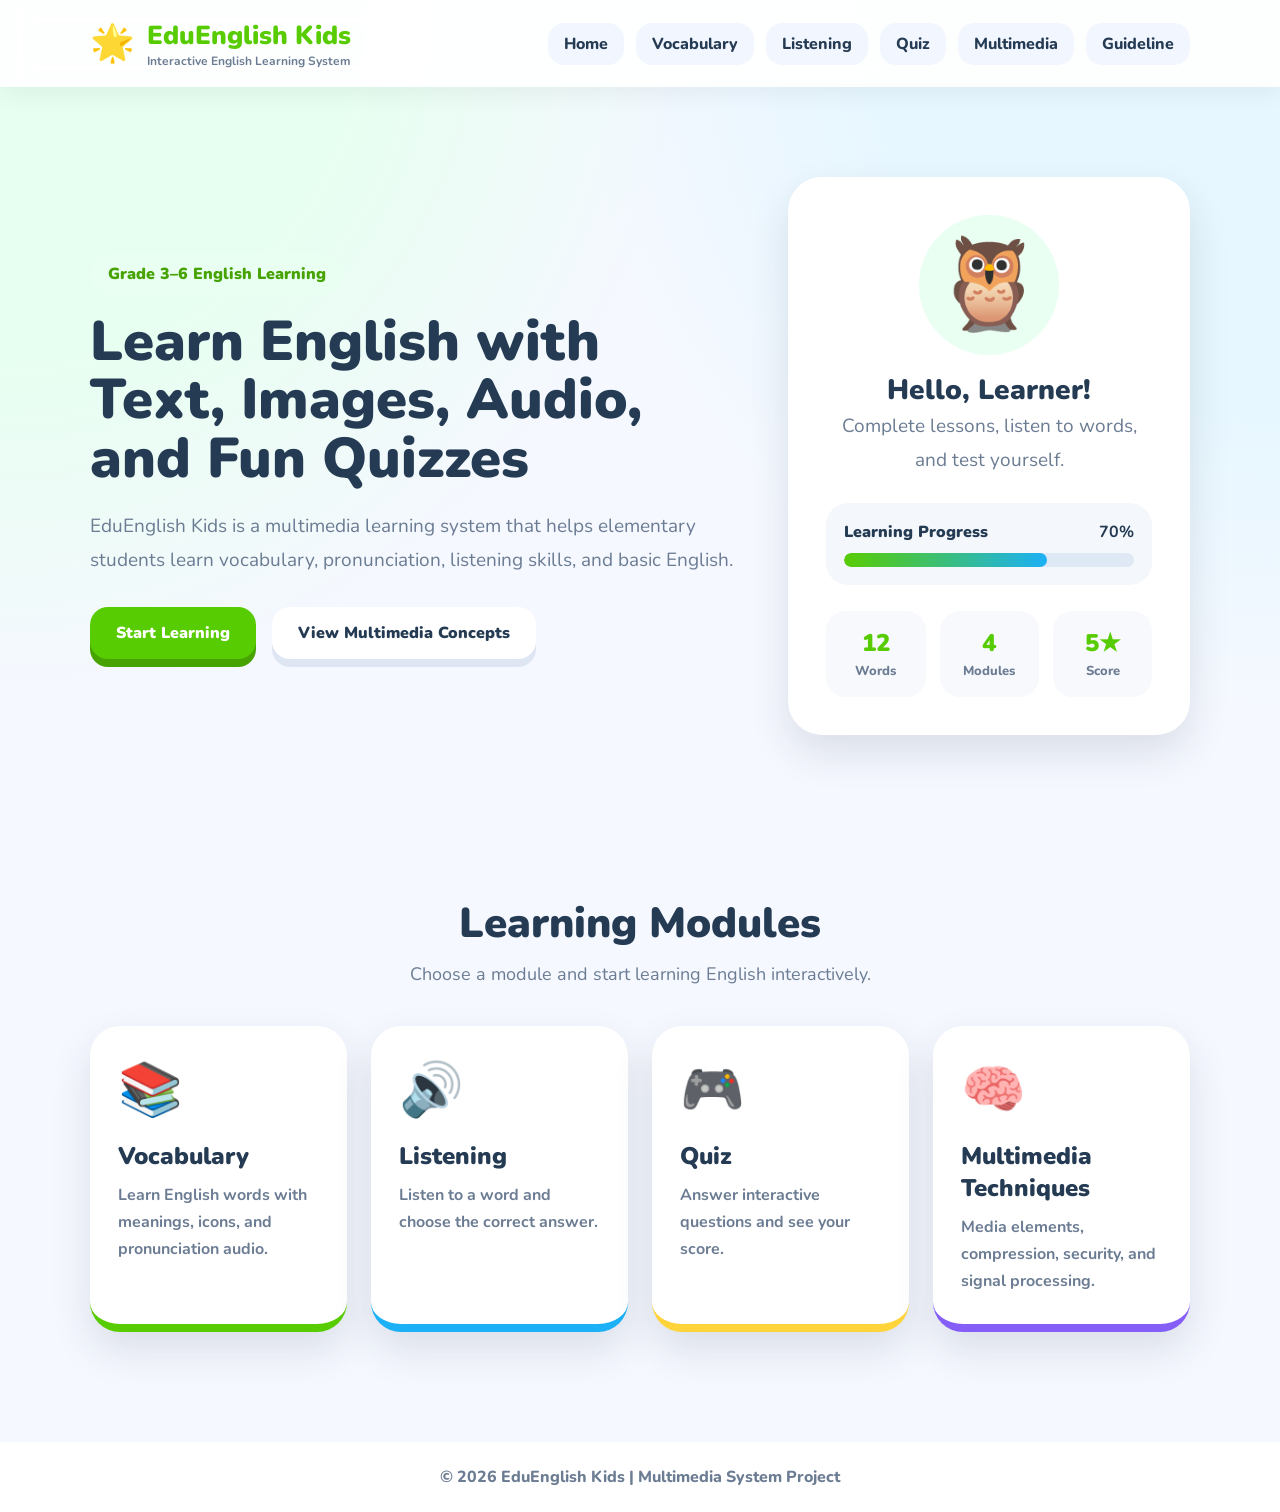
<file: index.html>
<!DOCTYPE html>
<html lang="en">
<head>
  <meta charset="UTF-8" />
  <meta name="viewport" content="width=device-width, initial-scale=1.0" />
  <title>EduEnglish Kids</title>
  <link rel="stylesheet" href="css/style.css" />
</head>
<body>

<header class="navbar">
  <div class="logo">
    <span>🌟</span>
    <div>
      <h2>EduEnglish Kids</h2>
      <p>Interactive English Learning System</p>
    </div>
  </div>

  <nav>
    <a href="index.html">Home</a>
    <a href="vocabulary.html">Vocabulary</a>
    <a href="listening.html">Listening</a>
    <a href="quiz.html">Quiz</a>
    <a href="multimedia.html">Multimedia</a>
    <a href="guideline.html">Guideline</a>
  </nav>
</header>

<main>
  <section class="hero">
    <div class="hero-content">
      <span class="badge">Grade 3–6 English Learning</span>
      <h1>Learn English with Text, Images, Audio, and Fun Quizzes</h1>
      <p>
        EduEnglish Kids is a multimedia learning system that helps elementary
        students learn vocabulary, pronunciation, listening skills, and basic English.
      </p>

      <div class="hero-buttons">
        <a href="vocabulary.html" class="btn primary">Start Learning</a>
        <a href="multimedia.html" class="btn secondary">View Multimedia Concepts</a>
      </div>
    </div>

    <div class="hero-panel">
      <div class="owl">🦉</div>
      <h3>Hello, Learner!</h3>
      <p>Complete lessons, listen to words, and test yourself.</p>

      <div class="progress-box">
        <div class="progress-info">
          <span>Learning Progress</span>
          <strong>70%</strong>
        </div>
        <div class="progress-bar">
          <div></div>
        </div>
      </div>

      <div class="mini-stats">
        <div>
          <strong>12</strong>
          <span>Words</span>
        </div>
        <div>
          <strong>4</strong>
          <span>Modules</span>
        </div>
        <div>
          <strong>5★</strong>
          <span>Score</span>
        </div>
      </div>
    </div>
  </section>

  <section class="modules-section">
    <div class="section-heading">
      <h2>Learning Modules</h2>
      <p>Choose a module and start learning English interactively.</p>
    </div>

    <div class="module-grid">
      <a href="vocabulary.html" class="module-card green">
        <div class="module-icon">📚</div>
        <h3>Vocabulary</h3>
        <p>Learn English words with meanings, icons, and pronunciation audio.</p>
      </a>

      <a href="listening.html" class="module-card blue">
        <div class="module-icon">🔊</div>
        <h3>Listening</h3>
        <p>Listen to a word and choose the correct answer.</p>
      </a>

      <a href="quiz.html" class="module-card yellow">
        <div class="module-icon">🎮</div>
        <h3>Quiz</h3>
        <p>Answer interactive questions and see your score.</p>
      </a>

      <a href="multimedia.html" class="module-card purple">
        <div class="module-icon">🧠</div>
        <h3>Multimedia Techniques</h3>
        <p>Media elements, compression, security, and signal processing.</p>
      </a>
    </div>
  </section>
</main>

<footer>
  <p>© 2026 EduEnglish Kids | Multimedia System Project</p>
</footer>

</body>
</html>
</file>
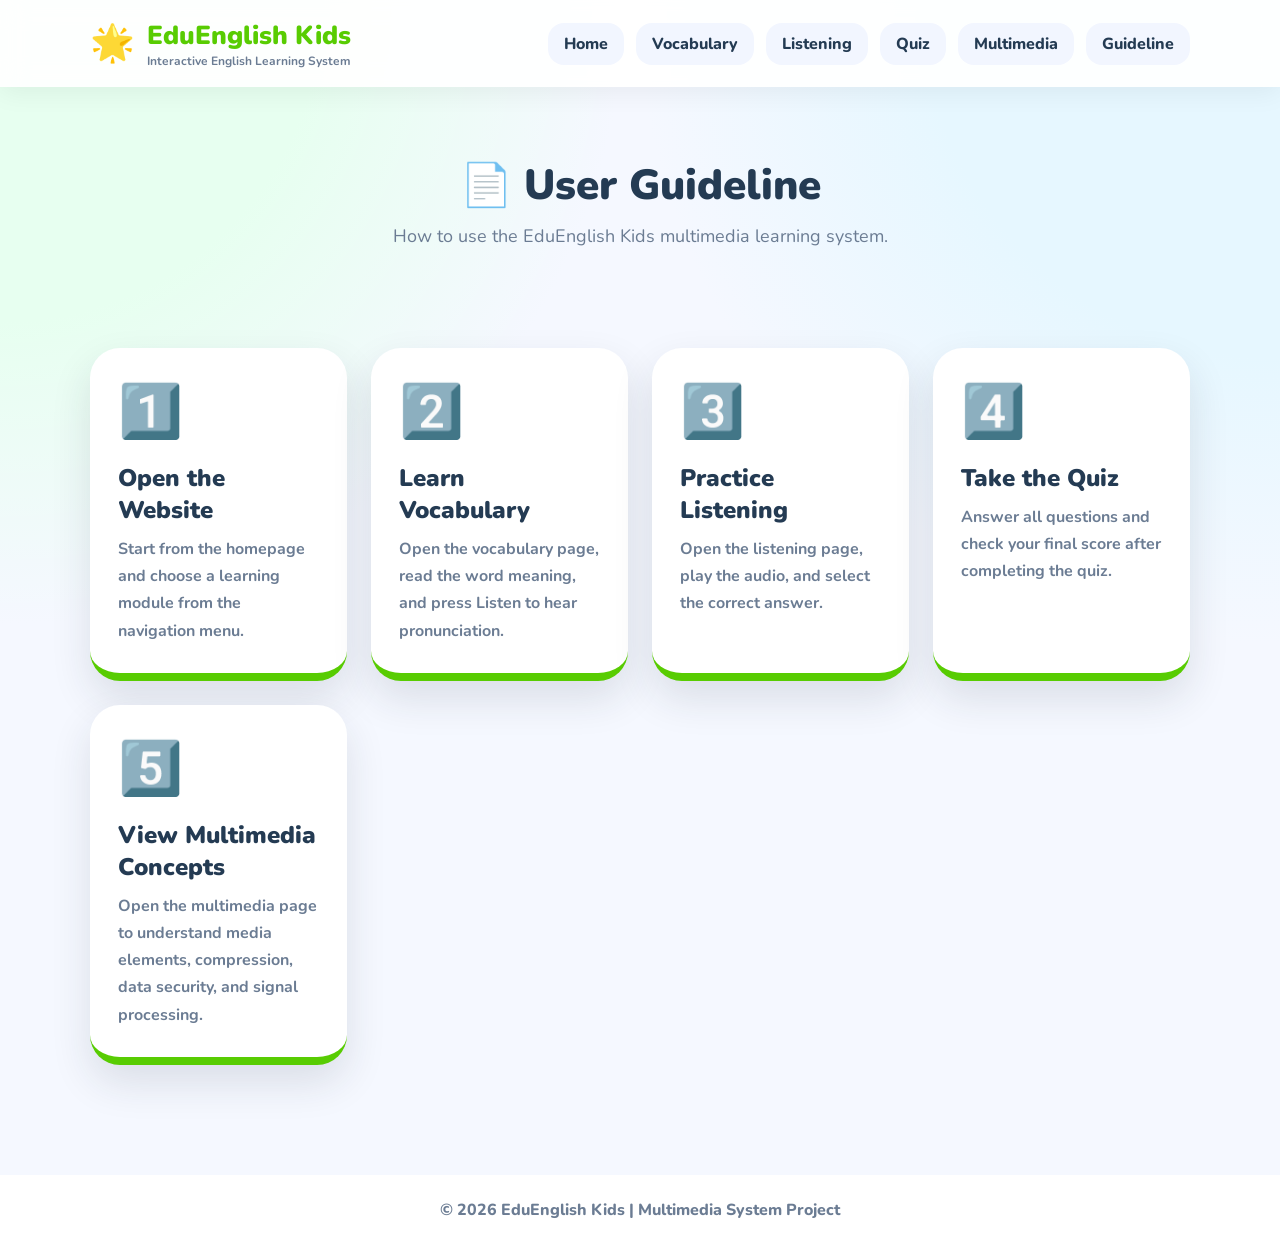
<file: guideline.html>
<!DOCTYPE html>
<html lang="en">
<head>
  <meta charset="UTF-8" />
  <meta name="viewport" content="width=device-width, initial-scale=1.0" />
  <title>Guideline | EduEnglish Kids</title>
  <link rel="stylesheet" href="css/style.css" />
</head>
<body>

<header class="navbar">
  <div class="logo">
    <span>🌟</span>
    <div>
      <h2>EduEnglish Kids</h2>
      <p>Interactive English Learning System</p>
    </div>
  </div>

  <nav>
    <a href="index.html">Home</a>
    <a href="vocabulary.html">Vocabulary</a>
    <a href="listening.html">Listening</a>
    <a href="quiz.html">Quiz</a>
    <a href="multimedia.html">Multimedia</a>
    <a href="guideline.html">Guideline</a>
  </nav>
</header>

<section class="page-hero">
  <h1 class="page-title">📄 User Guideline</h1>
  <p class="page-subtitle">How to use the EduEnglish Kids multimedia learning system.</p>
</section>

<section class="page-section">
  <div class="card-grid">

    <div class="tech-card">
      <div class="card-icon">1️⃣</div>
      <h3>Open the Website</h3>
      <p>Start from the homepage and choose a learning module from the navigation menu.</p>
    </div>

    <div class="tech-card">
      <div class="card-icon">2️⃣</div>
      <h3>Learn Vocabulary</h3>
      <p>Open the vocabulary page, read the word meaning, and press Listen to hear pronunciation.</p>
    </div>

    <div class="tech-card">
      <div class="card-icon">3️⃣</div>
      <h3>Practice Listening</h3>
      <p>Open the listening page, play the audio, and select the correct answer.</p>
    </div>

    <div class="tech-card">
      <div class="card-icon">4️⃣</div>
      <h3>Take the Quiz</h3>
      <p>Answer all questions and check your final score after completing the quiz.</p>
    </div>

    <div class="tech-card">
      <div class="card-icon">5️⃣</div>
      <h3>View Multimedia Concepts</h3>
      <p>Open the multimedia page to understand media elements, compression, data security, and signal processing.</p>
    </div>

  </div>
</section>

<footer>
  <p>© 2026 EduEnglish Kids | Multimedia System Project</p>
</footer>

</body>
</html>
</file>
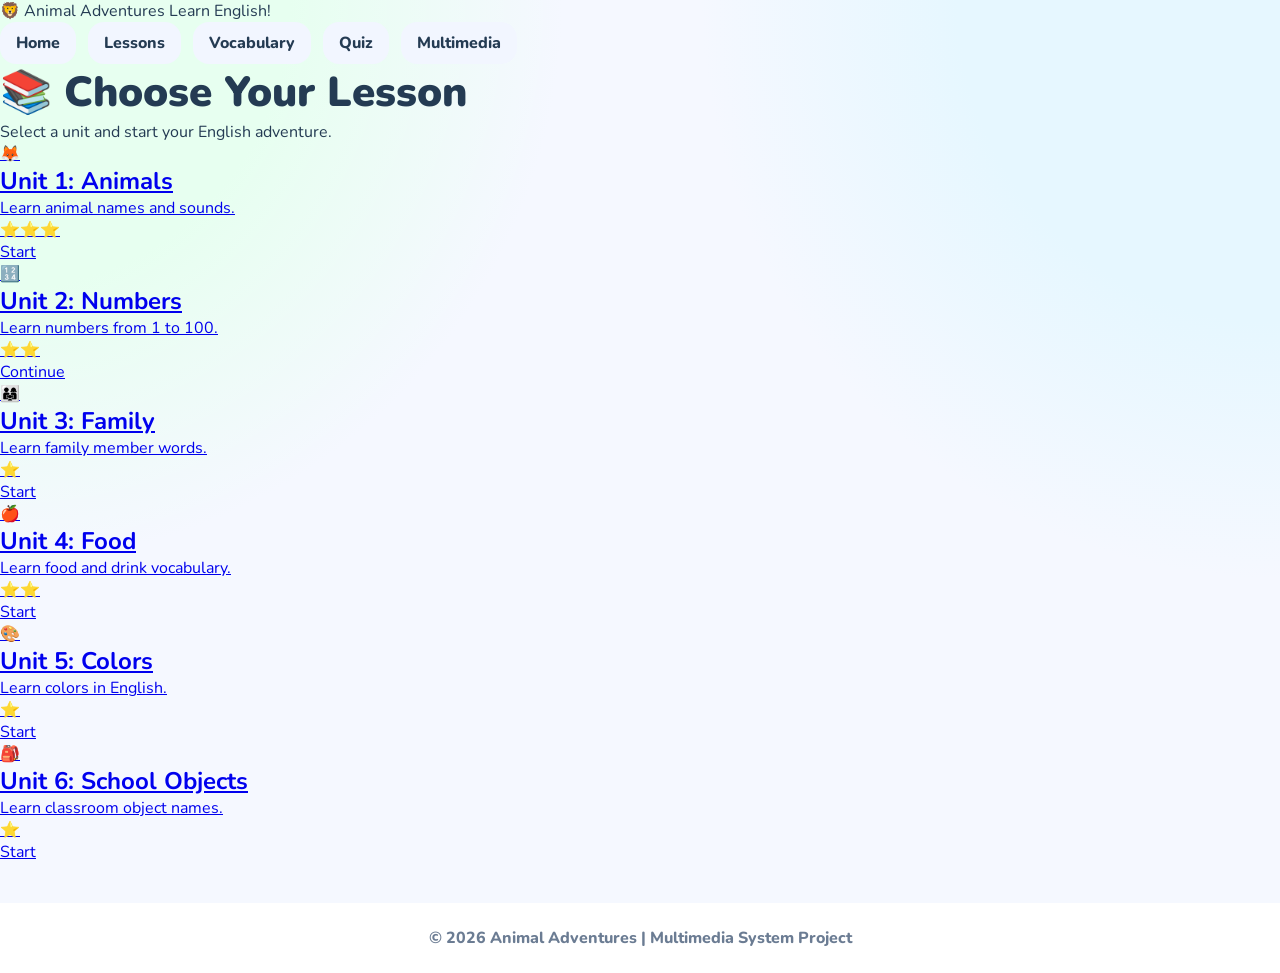
<file: lessons.html>
<!DOCTYPE html>
<html lang="en">
<head>
  <meta charset="UTF-8">
  <meta name="viewport" content="width=device-width, initial-scale=1.0">
  <title>Lessons | Animal Adventures</title>
  <link rel="stylesheet" href="css/style.css">
</head>
<body class="jungle-bg">

<header class="topbar">
  <div class="brand">🦁 Animal Adventures <span>Learn English!</span></div>
  <nav>
    <a href="index.html">Home</a>
    <a href="lessons.html">Lessons</a>
    <a href="vocabulary.html">Vocabulary</a>
    <a href="quiz.html">Quiz</a>
    <a href="multimedia.html">Multimedia</a>
  </nav>
</header>

<main class="page">
  <h1 class="page-title">📚 Choose Your Lesson</h1>
  <p class="subtitle">Select a unit and start your English adventure.</p>

  <section class="grid">
    <a href="vocabulary.html" class="lesson-card">
      <div class="lesson-icon">🦊</div>
      <h2>Unit 1: Animals</h2>
      <p>Learn animal names and sounds.</p>
      <div class="stars">⭐⭐⭐</div>
      <span class="status">Start</span>
    </a>

    <a href="vocabulary.html" class="lesson-card">
      <div class="lesson-icon">🔢</div>
      <h2>Unit 2: Numbers</h2>
      <p>Learn numbers from 1 to 100.</p>
      <div class="stars">⭐⭐</div>
      <span class="status">Continue</span>
    </a>

    <a href="vocabulary.html" class="lesson-card">
      <div class="lesson-icon">👨‍👩‍👧</div>
      <h2>Unit 3: Family</h2>
      <p>Learn family member words.</p>
      <div class="stars">⭐</div>
      <span class="status">Start</span>
    </a>

    <a href="vocabulary.html" class="lesson-card">
      <div class="lesson-icon">🍎</div>
      <h2>Unit 4: Food</h2>
      <p>Learn food and drink vocabulary.</p>
      <div class="stars">⭐⭐</div>
      <span class="status">Start</span>
    </a>

    <a href="vocabulary.html" class="lesson-card">
      <div class="lesson-icon">🎨</div>
      <h2>Unit 5: Colors</h2>
      <p>Learn colors in English.</p>
      <div class="stars">⭐</div>
      <span class="status">Start</span>
    </a>

    <a href="vocabulary.html" class="lesson-card">
      <div class="lesson-icon">🎒</div>
      <h2>Unit 6: School Objects</h2>
      <p>Learn classroom object names.</p>
      <div class="stars">⭐</div>
      <span class="status">Start</span>
    </a>
  </section>
</main>

<footer>
  <p>© 2026 Animal Adventures | Multimedia System Project</p>
</footer>

</body>
</html>
</file>
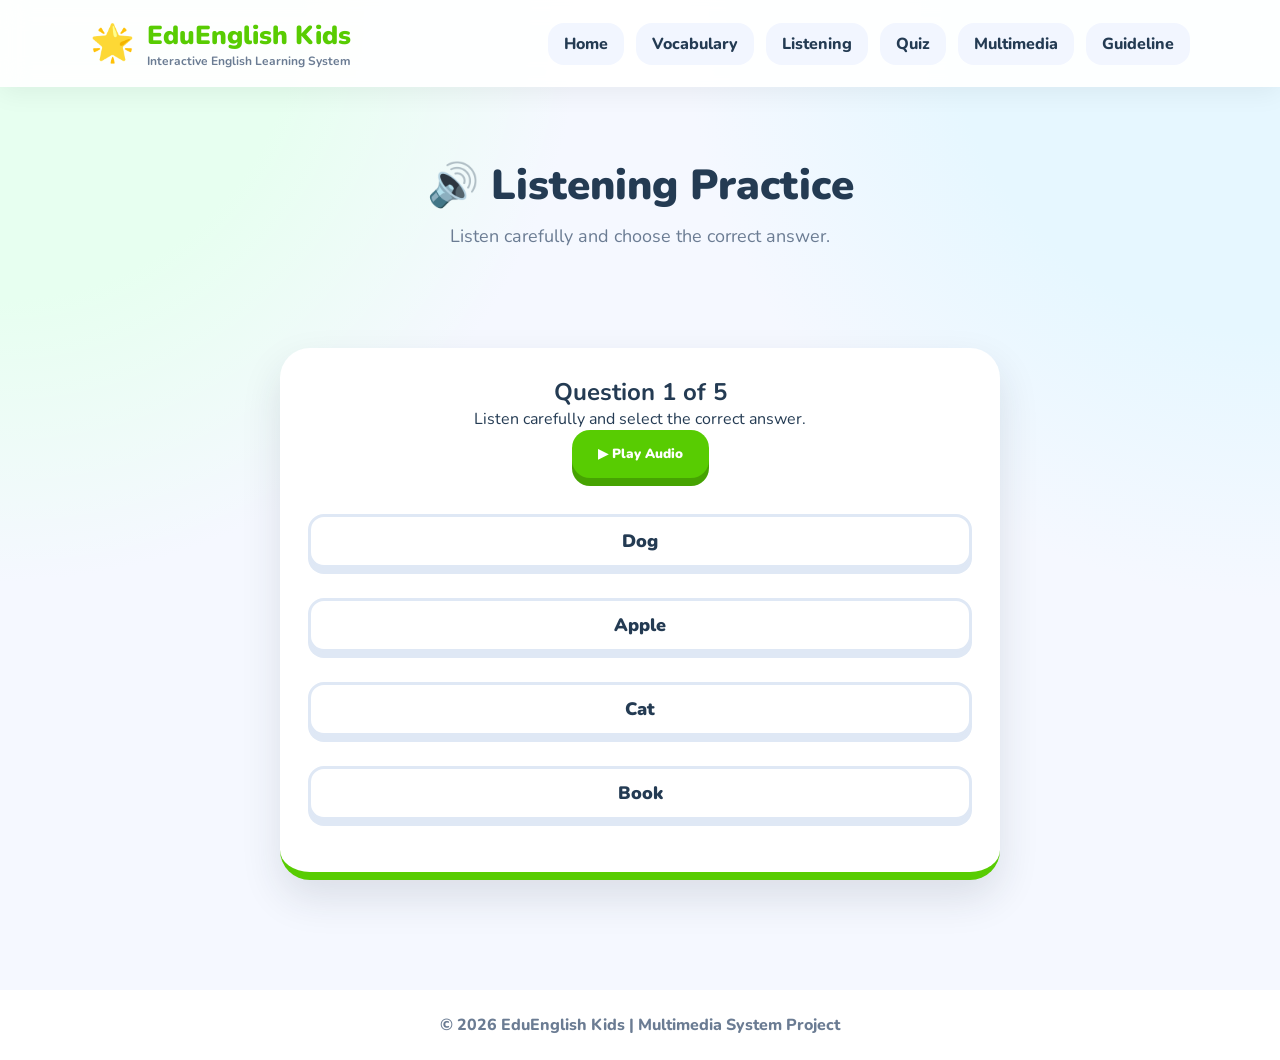
<file: listening.html>
<!DOCTYPE html>
<html lang="en">
<head>
  <meta charset="UTF-8" />
  <meta name="viewport" content="width=device-width, initial-scale=1.0" />
  <title>Listening | EduEnglish Kids</title>
  <link rel="stylesheet" href="css/style.css" />
</head>
<body>

<header class="navbar">
  <div class="logo">
    <span>🌟</span>
    <div>
      <h2>EduEnglish Kids</h2>
      <p>Interactive English Learning System</p>
    </div>
  </div>

  <nav>
    <a href="index.html">Home</a>
    <a href="vocabulary.html">Vocabulary</a>
    <a href="listening.html">Listening</a>
    <a href="quiz.html">Quiz</a>
    <a href="multimedia.html">Multimedia</a>
    <a href="guideline.html">Guideline</a>
  </nav>
</header>

<section class="page-hero">
  <h1 class="page-title">🔊 Listening Practice</h1>
  <p class="page-subtitle">Listen carefully and choose the correct answer.</p>
</section>

<section class="page-section">
  <div class="quiz-card">
    <div id="listeningQuestion"></div>
    <div id="listeningOptions" class="quiz-options"></div>
    <div id="listeningFeedback" class="result"></div>
  </div>
</section>

<footer>
  <p>© 2026 EduEnglish Kids | Multimedia System Project</p>
</footer>

<script src="js/app.js"></script>
</body>
</html>
</file>
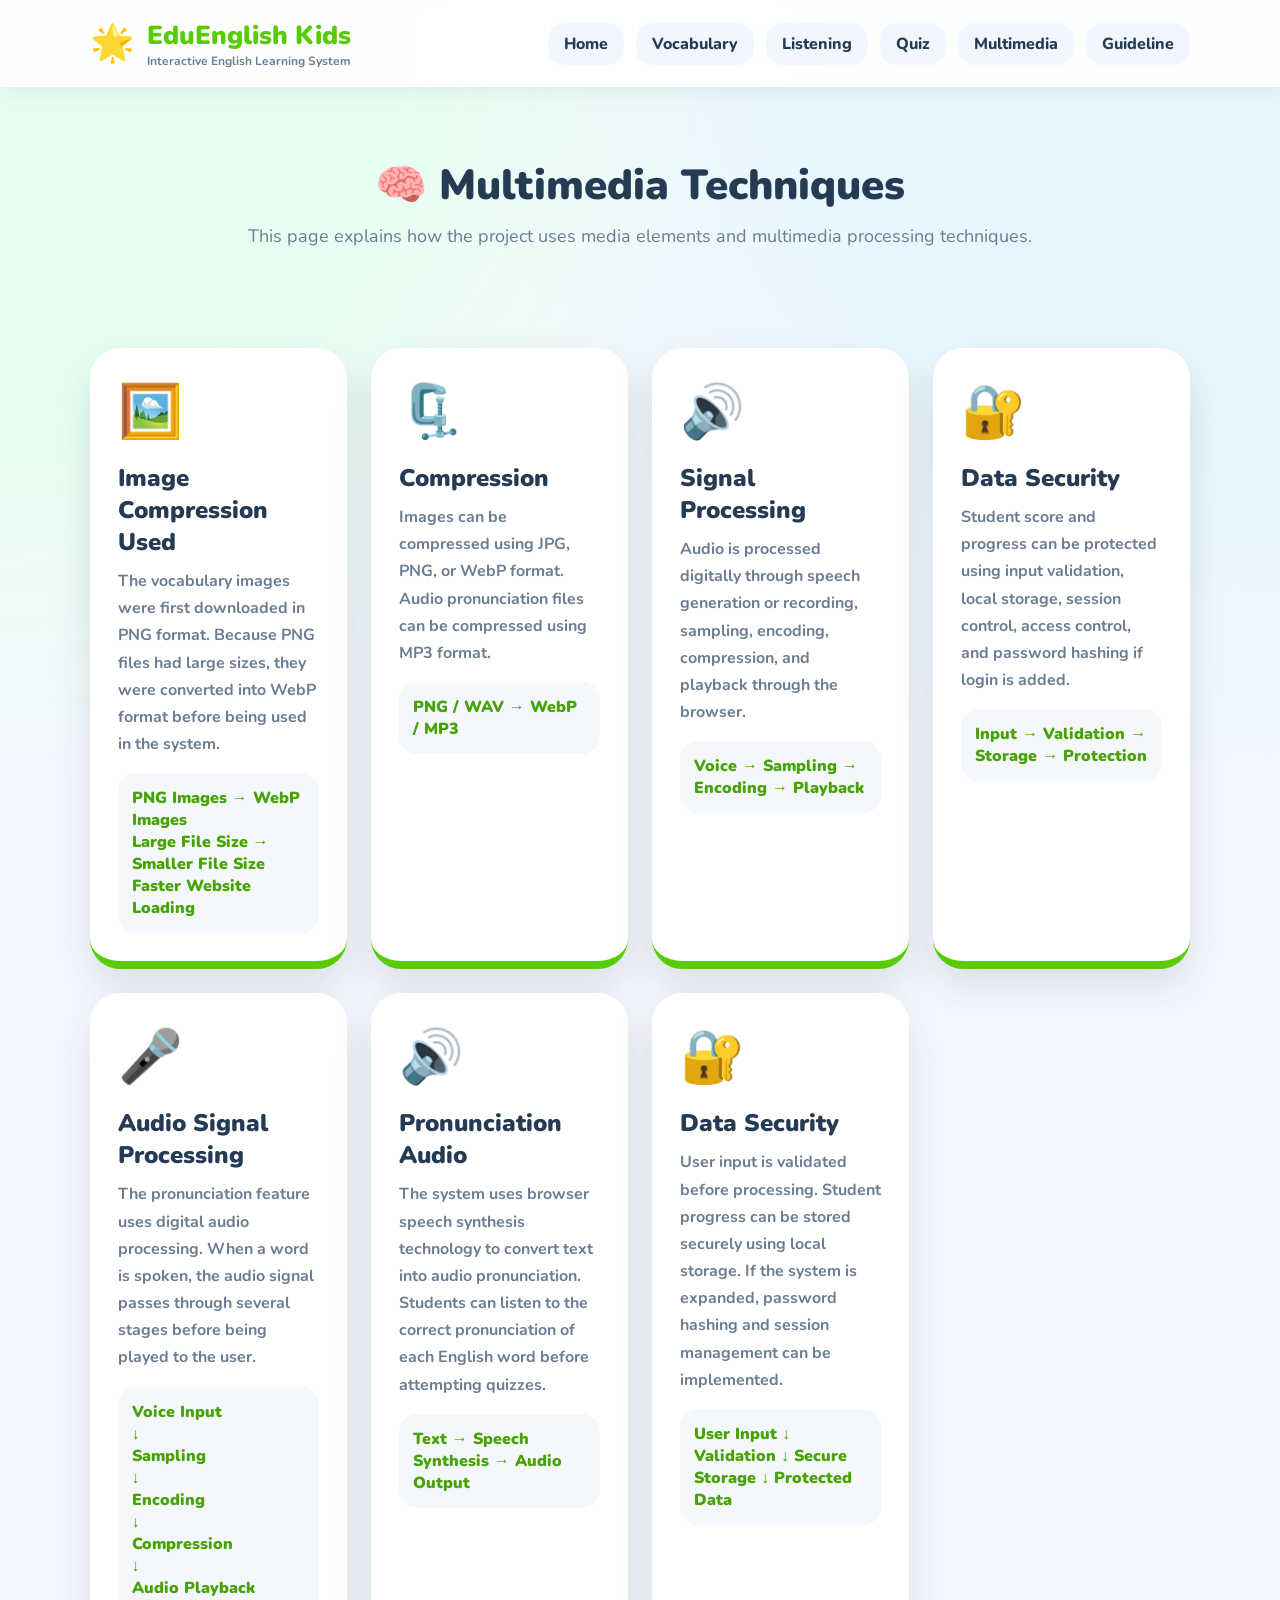
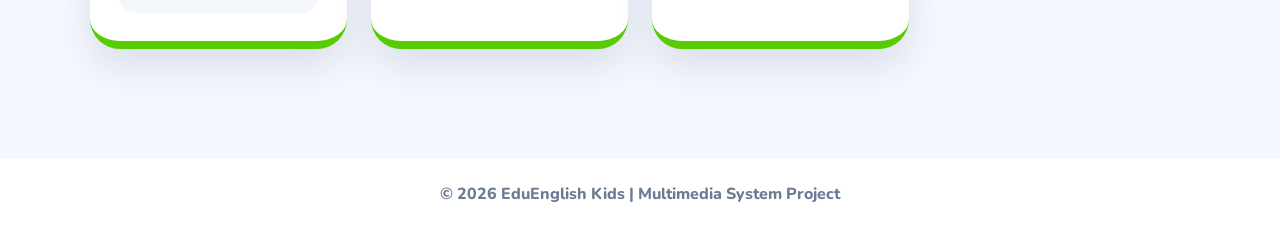
<file: multimedia.html>
<!DOCTYPE html>
<html lang="en">
<head>
  <meta charset="UTF-8" />
  <meta name="viewport" content="width=device-width, initial-scale=1.0" />
  <title>Multimedia Techniques | EduEnglish Kids</title>
  <link rel="stylesheet" href="css/style.css" />
</head>
<body>

<header class="navbar">
  <div class="logo">
    <span>🌟</span>
    <div>
      <h2>EduEnglish Kids</h2>
      <p>Interactive English Learning System</p>
    </div>
  </div>

  <nav>
    <a href="index.html">Home</a>
    <a href="vocabulary.html">Vocabulary</a>
    <a href="listening.html">Listening</a>
    <a href="quiz.html">Quiz</a>
    <a href="multimedia.html">Multimedia</a>
    <a href="guideline.html">Guideline</a>
  </nav>
</header>

<section class="page-hero">
  <h1 class="page-title">🧠 Multimedia Techniques</h1>
  <p class="page-subtitle">
    This page explains how the project uses media elements and multimedia processing techniques.
  </p>
</section>

<section class="page-section">
  <div class="card-grid">

    <div class="tech-card">
  <div class="card-icon">🖼️</div>
  <h3>Image Compression Used</h3>
  <p>
    The vocabulary images were first downloaded in PNG format. Because PNG files had large sizes,
    they were converted into WebP format before being used in the system.
  </p>
  <div class="flow">
    PNG Images → WebP Images<br>
    Large File Size → Smaller File Size<br>
    Faster Website Loading
  </div>
</div>

    <div class="tech-card">
      <div class="card-icon">🗜️</div>
      <h3>Compression</h3>
      <p>
        Images can be compressed using JPG, PNG, or WebP format.
        Audio pronunciation files can be compressed using MP3 format.
      </p>
      <div class="flow">PNG / WAV → WebP / MP3</div>
    </div>

    <div class="tech-card">
      <div class="card-icon">🔊</div>
      <h3>Signal Processing</h3>
      <p>
        Audio is processed digitally through speech generation or recording,
        sampling, encoding, compression, and playback through the browser.
      </p>
      <div class="flow">Voice → Sampling → Encoding → Playback</div>
    </div>

    <div class="tech-card">
      <div class="card-icon">🔐</div>
      <h3>Data Security</h3>
      <p>
        Student score and progress can be protected using input validation,
        local storage, session control, access control, and password hashing if login is added.
      </p>
      <div class="flow">Input → Validation → Storage → Protection</div>
    </div>

    <div class="tech-card">
  <div class="card-icon">🎤</div>

  <h3>Audio Signal Processing</h3>

  <p>
    The pronunciation feature uses digital audio processing.
    When a word is spoken, the audio signal passes through several stages before being played to the user.
  </p>

  <div class="flow">
    Voice Input<br>
    ↓<br>
    Sampling<br>
    ↓<br>
    Encoding<br>
    ↓<br>
    Compression<br>
    ↓<br>
    Audio Playback
  </div>
</div>

<div class="tech-card">
  <div class="card-icon">🔊</div>

  <h3>Pronunciation Audio</h3>

  <p>
    The system uses browser speech synthesis technology to convert text into audio pronunciation.
    Students can listen to the correct pronunciation of each English word before attempting quizzes.
  </p>

  <div class="flow">
    Text → Speech Synthesis → Audio Output
  </div>
</div>

<div class="tech-card">
  <div class="card-icon">🔐</div>

  <h3>Data Security</h3>

  <p>
    User input is validated before processing.
    Student progress can be stored securely using local storage.
    If the system is expanded, password hashing and session management can be implemented.
  </p>

  <div class="flow">
    User Input
    ↓
    Validation
    ↓
    Secure Storage
    ↓
    Protected Data
  </div>
</div>

  </div>
</section>

<footer>
  <p>© 2026 EduEnglish Kids | Multimedia System Project</p>
</footer>

</body>
</html>
</file>
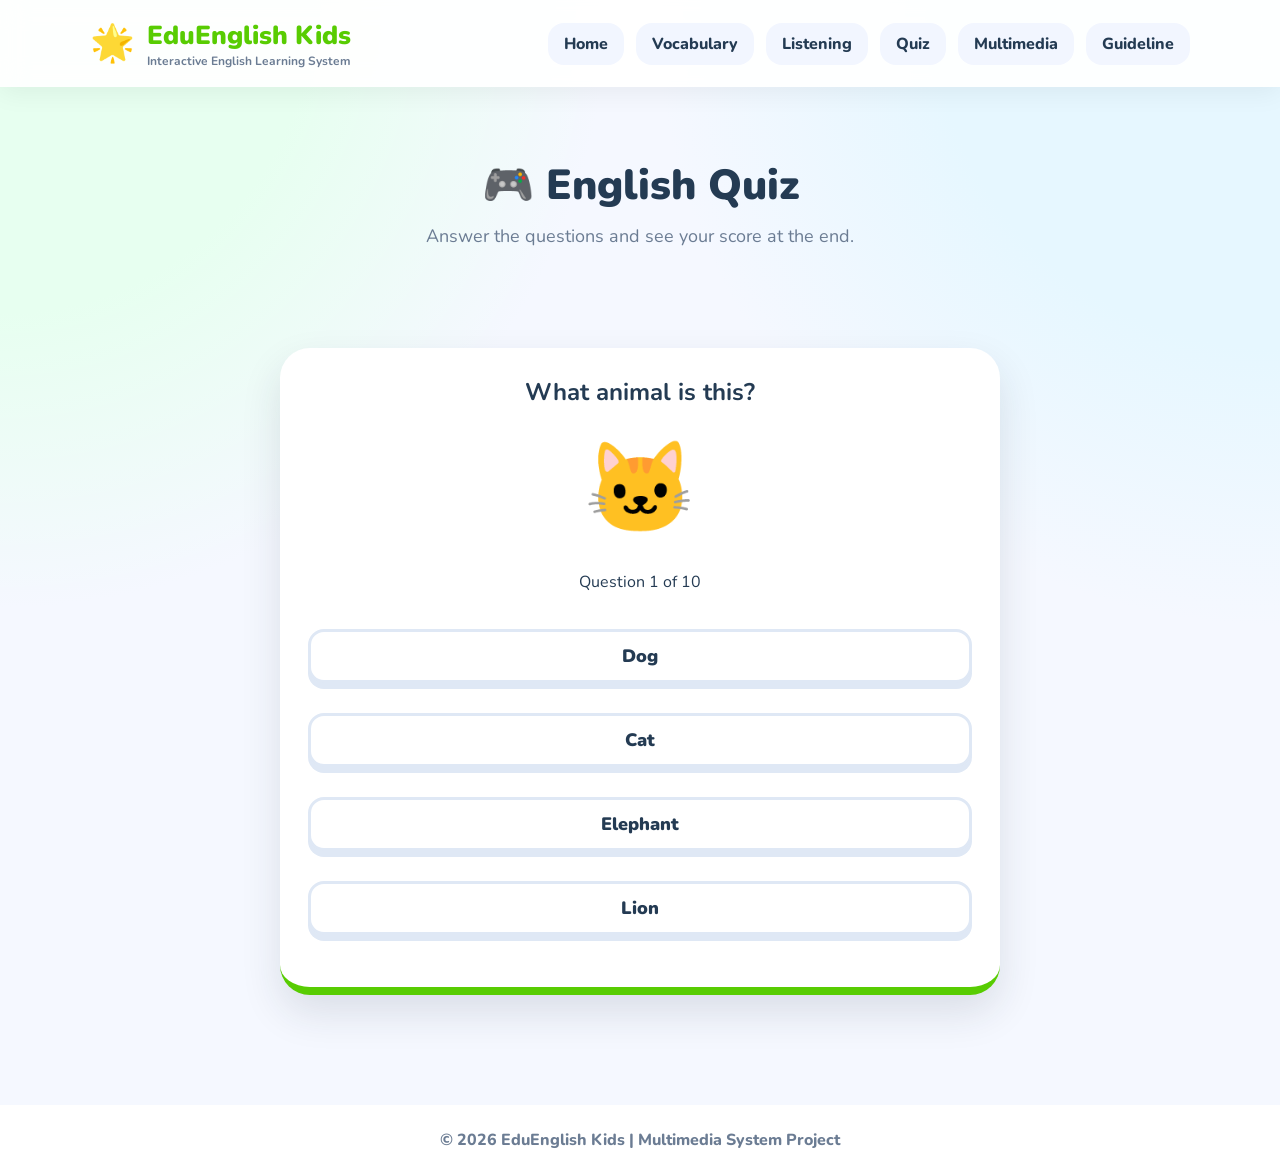
<file: quiz.html>
<!DOCTYPE html>
<html lang="en">
<head>
  <meta charset="UTF-8" />
  <meta name="viewport" content="width=device-width, initial-scale=1.0" />
  <title>Quiz | EduEnglish Kids</title>
  <link rel="stylesheet" href="css/style.css" />
</head>
<body>

<header class="navbar">
  <div class="logo">
    <span>🌟</span>
    <div>
      <h2>EduEnglish Kids</h2>
      <p>Interactive English Learning System</p>
    </div>
  </div>

  <nav>
    <a href="index.html">Home</a>
    <a href="vocabulary.html">Vocabulary</a>
    <a href="listening.html">Listening</a>
    <a href="quiz.html">Quiz</a>
    <a href="multimedia.html">Multimedia</a>
    <a href="guideline.html">Guideline</a>
  </nav>
</header>

<section class="page-hero">
  <h1 class="page-title">🎮 English Quiz</h1>
  <p class="page-subtitle">Answer the questions and see your score at the end.</p>
</section>

<section class="page-section">
  <div class="quiz-card">
    <div id="quizQuestion"></div>
    <div id="quizOptions" class="quiz-options"></div>
    <div id="quizResult" class="result"></div>
  </div>
</section>

<footer>
  <p>© 2026 EduEnglish Kids | Multimedia System Project</p>
</footer>

<script src="js/app.js"></script>
</body>
</html>
</file>
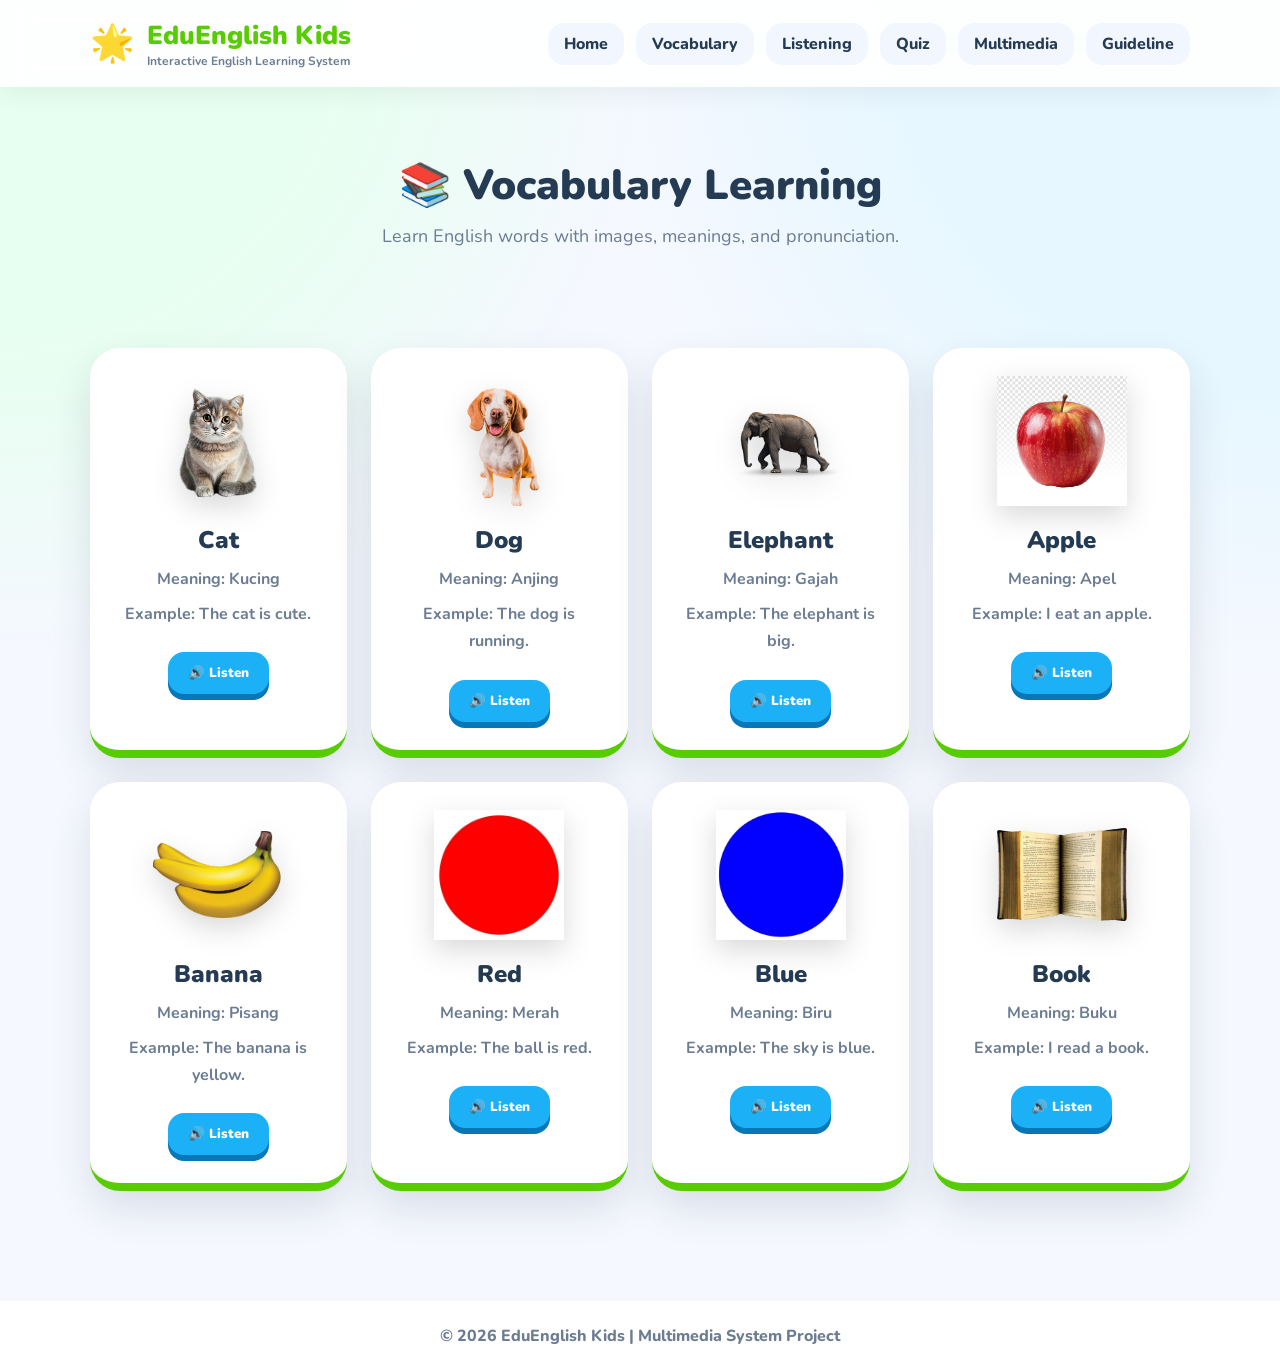
<file: vocabulary.html>
<!DOCTYPE html>
<html lang="en">
<head>
  <meta charset="UTF-8">
  <meta name="viewport" content="width=device-width, initial-scale=1.0">
  <title>Vocabulary | EduEnglish Kids</title>
  <link rel="stylesheet" href="css/style.css">
</head>
<body>

<header class="navbar">
  <div class="logo">
    <span>🌟</span>
    <div>
      <h2>EduEnglish Kids</h2>
      <p>Interactive English Learning System</p>
    </div>
  </div>

  <nav>
    <a href="index.html">Home</a>
    <a href="vocabulary.html">Vocabulary</a>
    <a href="listening.html">Listening</a>
    <a href="quiz.html">Quiz</a>
    <a href="multimedia.html">Multimedia</a>
    <a href="guideline.html">Guideline</a>
  </nav>
</header>

<section class="page-hero">
  <h1 class="page-title">📚 Vocabulary Learning</h1>
  <p class="page-subtitle">Learn English words with images, meanings, and pronunciation.</p>
</section>

<section class="page-section">
  <div class="card-grid">

    <div class="learn-card">
      <img src="images/cat.webp" alt="Cat" class="word-img">
      <h3>Cat</h3>
      <p>Meaning: Kucing</p>
      <p>Example: The cat is cute.</p>
      <button class="listen-btn" onclick="speakWord('Cat')">🔊 Listen</button>
    </div>

    <div class="learn-card">
      <img src="images/dog.webp" alt="Dog" class="word-img">
      <h3>Dog</h3>
      <p>Meaning: Anjing</p>
      <p>Example: The dog is running.</p>
      <button class="listen-btn" onclick="speakWord('Dog')">🔊 Listen</button>
    </div>

    <div class="learn-card">
      <img src="images/elephant.webp" alt="Elephant" class="word-img">
      <h3>Elephant</h3>
      <p>Meaning: Gajah</p>
      <p>Example: The elephant is big.</p>
      <button class="listen-btn" onclick="speakWord('Elephant')">🔊 Listen</button>
    </div>

    <div class="learn-card">
      <img src="images/apple.webp" alt="Apple" class="word-img">
      <h3>Apple</h3>
      <p>Meaning: Apel</p>
      <p>Example: I eat an apple.</p>
      <button class="listen-btn" onclick="speakWord('Apple')">🔊 Listen</button>
    </div>

    <div class="learn-card">
      <img src="images/banana.webp" alt="Banana" class="word-img">
      <h3>Banana</h3>
      <p>Meaning: Pisang</p>
      <p>Example: The banana is yellow.</p>
      <button class="listen-btn" onclick="speakWord('Banana')">🔊 Listen</button>
    </div>

    <div class="learn-card">
      <img src="images/red.webp" alt="Red" class="word-img">
      <h3>Red</h3>
      <p>Meaning: Merah</p>
      <p>Example: The ball is red.</p>
      <button class="listen-btn" onclick="speakWord('Red')">🔊 Listen</button>
    </div>

    <div class="learn-card">
      <img src="images/blue.webp" alt="Blue" class="word-img">
      <h3>Blue</h3>
      <p>Meaning: Biru</p>
      <p>Example: The sky is blue.</p>
      <button class="listen-btn" onclick="speakWord('Blue')">🔊 Listen</button>
    </div>

    <div class="learn-card">
      <img src="images/book.webp" alt="Book" class="word-img">
      <h3>Book</h3>
      <p>Meaning: Buku</p>
      <p>Example: I read a book.</p>
      <button class="listen-btn" onclick="speakWord('Book')">🔊 Listen</button>
    </div>

  </div>
</section>

<footer>
  <p>© 2026 EduEnglish Kids | Multimedia System Project</p>
</footer>

<script src="js/app.js"></script>
</body>
</html>
</file>
<file: css/style.css>
@import url('https://fonts.googleapis.com/css2?family=Nunito:wght@400;600;700;800;900&display=swap');

:root {
  --green: #58cc02;
  --dark-green: #46a302;
  --blue: #1cb0f6;
  --yellow: #ffd43b;
  --purple: #845ef7;
  --orange: #ff922b;
  --bg: #f5f8ff;
  --white: #ffffff;
  --text: #243b53;
  --muted: #6b7c93;
  --shadow: 0 18px 40px rgba(31, 45, 61, 0.12);
}

* {
  margin: 0;
  padding: 0;
  box-sizing: border-box;
  font-family: 'Nunito', sans-serif;
}

body {
  background:
    radial-gradient(circle at top left, #e7fff0 0 18%, transparent 35%),
    radial-gradient(circle at top right, #e6f7ff 0 20%, transparent 36%),
    var(--bg);
  color: var(--text);
}

.navbar {
  background: rgba(255, 255, 255, 0.92);
  backdrop-filter: blur(14px);
  padding: 18px 7%;
  display: flex;
  justify-content: space-between;
  align-items: center;
  box-shadow: 0 6px 25px rgba(0,0,0,0.06);
  position: sticky;
  top: 0;
  z-index: 99;
}

.logo {
  display: flex;
  align-items: center;
  gap: 12px;
}

.logo span {
  font-size: 36px;
}

.logo h2 {
  color: var(--green);
  font-size: 26px;
  font-weight: 900;
}

.logo p {
  font-size: 12px;
  color: var(--muted);
  font-weight: 700;
}

nav {
  display: flex;
  gap: 12px;
  flex-wrap: wrap;
}

nav a {
  text-decoration: none;
  color: var(--text);
  background: #f2f6ff;
  padding: 10px 16px;
  border-radius: 16px;
  font-weight: 800;
  transition: 0.25s;
}

nav a:hover {
  background: var(--green);
  color: white;
  transform: translateY(-3px);
}

.hero {
  min-height: 82vh;
  padding: 70px 7%;
  display: grid;
  grid-template-columns: 1.3fr 0.8fr;
  gap: 45px;
  align-items: center;
}

.badge {
  display: inline-block;
  background: #e8fff1;
  color: var(--dark-green);
  padding: 10px 18px;
  border-radius: 999px;
  font-weight: 900;
  margin-bottom: 18px;
}

.hero h1 {
  font-size: 56px;
  line-height: 1.05;
  font-weight: 900;
  margin-bottom: 20px;
}

.hero p {
  color: var(--muted);
  font-size: 19px;
  line-height: 1.8;
  max-width: 720px;
}

.hero-buttons {
  margin-top: 30px;
  display: flex;
  gap: 16px;
  flex-wrap: wrap;
}

.btn {
  text-decoration: none;
  padding: 15px 26px;
  border-radius: 18px;
  font-weight: 900;
  display: inline-block;
  transition: 0.25s;
  border: none;
  cursor: pointer;
}

.btn:hover {
  transform: translateY(-4px);
}

.primary {
  background: var(--green);
  color: white;
  box-shadow: 0 8px 0 var(--dark-green);
}

.secondary {
  background: white;
  color: var(--text);
  box-shadow: 0 8px 0 #dfe6f3;
}

.hero-panel {
  background: white;
  border-radius: 34px;
  padding: 32px;
  box-shadow: var(--shadow);
  text-align: center;
  border: 6px solid #ffffff;
}

.owl {
  font-size: 90px;
  background: #e8fff1;
  width: 140px;
  height: 140px;
  display: grid;
  place-items: center;
  border-radius: 50%;
  margin: 0 auto 16px;
}

.hero-panel h3 {
  font-size: 28px;
  font-weight: 900;
}

.progress-box {
  margin: 26px 0;
  background: #f4f7fb;
  padding: 18px;
  border-radius: 22px;
}

.progress-info {
  display: flex;
  justify-content: space-between;
  font-weight: 900;
  margin-bottom: 10px;
}

.progress-bar {
  height: 14px;
  background: #dfe8f5;
  border-radius: 50px;
  overflow: hidden;
}

.progress-bar div {
  height: 100%;
  width: 70%;
  background: linear-gradient(90deg, var(--green), var(--blue));
  border-radius: 50px;
}

.mini-stats {
  display: grid;
  grid-template-columns: repeat(3, 1fr);
  gap: 14px;
}

.mini-stats div {
  background: #f7f9fc;
  padding: 16px;
  border-radius: 20px;
}

.mini-stats strong {
  display: block;
  color: var(--green);
  font-size: 24px;
  font-weight: 900;
}

.mini-stats span {
  color: var(--muted);
  font-weight: 800;
  font-size: 13px;
}

.modules-section,
.page-section {
  padding: 70px 7%;
}

.section-heading {
  text-align: center;
  margin-bottom: 40px;
}

.section-heading h2,
.page-title {
  font-size: 42px;
  font-weight: 900;
}

.section-heading p,
.page-subtitle {
  color: var(--muted);
  font-size: 18px;
  margin-top: 10px;
}

.module-grid,
.card-grid {
  display: grid;
  grid-template-columns: repeat(auto-fit, minmax(240px, 1fr));
  gap: 24px;
}

.module-card,
.learn-card,
.tech-card,
.quiz-card {
  background: white;
  padding: 28px;
  border-radius: 30px;
  box-shadow: var(--shadow);
  text-decoration: none;
  color: var(--text);
  transition: 0.25s;
  border-bottom: 8px solid var(--green);
}

.module-card:hover,
.learn-card:hover,
.tech-card:hover {
  transform: translateY(-8px);
}

.module-icon,
.card-icon {
  font-size: 52px;
  margin-bottom: 15px;
}

.module-card h3,
.learn-card h3,
.tech-card h3 {
  font-size: 24px;
  font-weight: 900;
  margin-bottom: 10px;
}

.module-card p,
.learn-card p,
.tech-card p {
  color: var(--muted);
  line-height: 1.7;
  font-weight: 700;
}

.module-card.green { border-color: var(--green); }
.module-card.blue { border-color: var(--blue); }
.module-card.yellow { border-color: var(--yellow); }
.module-card.purple { border-color: var(--purple); }

.page-hero {
  text-align: center;
  padding: 70px 7% 30px;
}

.listen-btn,
.option-btn {
  margin-top: 16px;
  background: var(--blue);
  color: white;
  border: none;
  padding: 12px 20px;
  border-radius: 16px;
  font-weight: 900;
  cursor: pointer;
  box-shadow: 0 6px 0 #0877b8;
  transition: 0.25s;
}

.listen-btn:hover,
.option-btn:hover {
  transform: translateY(-3px);
}

.quiz-card {
  max-width: 720px;
  margin: auto;
  text-align: center;
}

.quiz-emoji {
  font-size: 90px;
  margin: 20px 0;
}

.quiz-options {
  display: grid;
  gap: 14px;
  margin-top: 20px;
}

.option-btn {
  background: white;
  color: var(--text);
  border: 3px solid #dfe8f5;
  box-shadow: 0 6px 0 #dfe8f5;
  font-size: 18px;
}

.result {
  font-size: 24px;
  font-weight: 900;
  margin-top: 24px;
}

.flow {
  margin-top: 15px;
  padding: 14px;
  background: #f4f7fb;
  border-radius: 18px;
  font-weight: 900;
  color: var(--dark-green);
}

footer {
  background: white;
  text-align: center;
  padding: 24px;
  color: var(--muted);
  font-weight: 800;
  margin-top: 40px;
}

@media (max-width: 900px) {
  .navbar {
    flex-direction: column;
    gap: 18px;
  }

  .hero {
    grid-template-columns: 1fr;
    text-align: center;
  }

  .hero h1 {
    font-size: 38px;
  }

  .hero-buttons {
    justify-content: center;
  }
}

.word-img {
  width: 130px;
  height: 130px;
  object-fit: contain;
  display: block;
  margin: 0 auto 18px;
  filter: drop-shadow(0 10px 14px rgba(0,0,0,0.15));
}

.learn-card {
  min-height: 380px;
  text-align: center;
}

.learn-card h3 {
  font-size: 24px;
  margin-bottom: 10px;
}

.learn-card p {
  margin-bottom: 8px;
}
</file>
